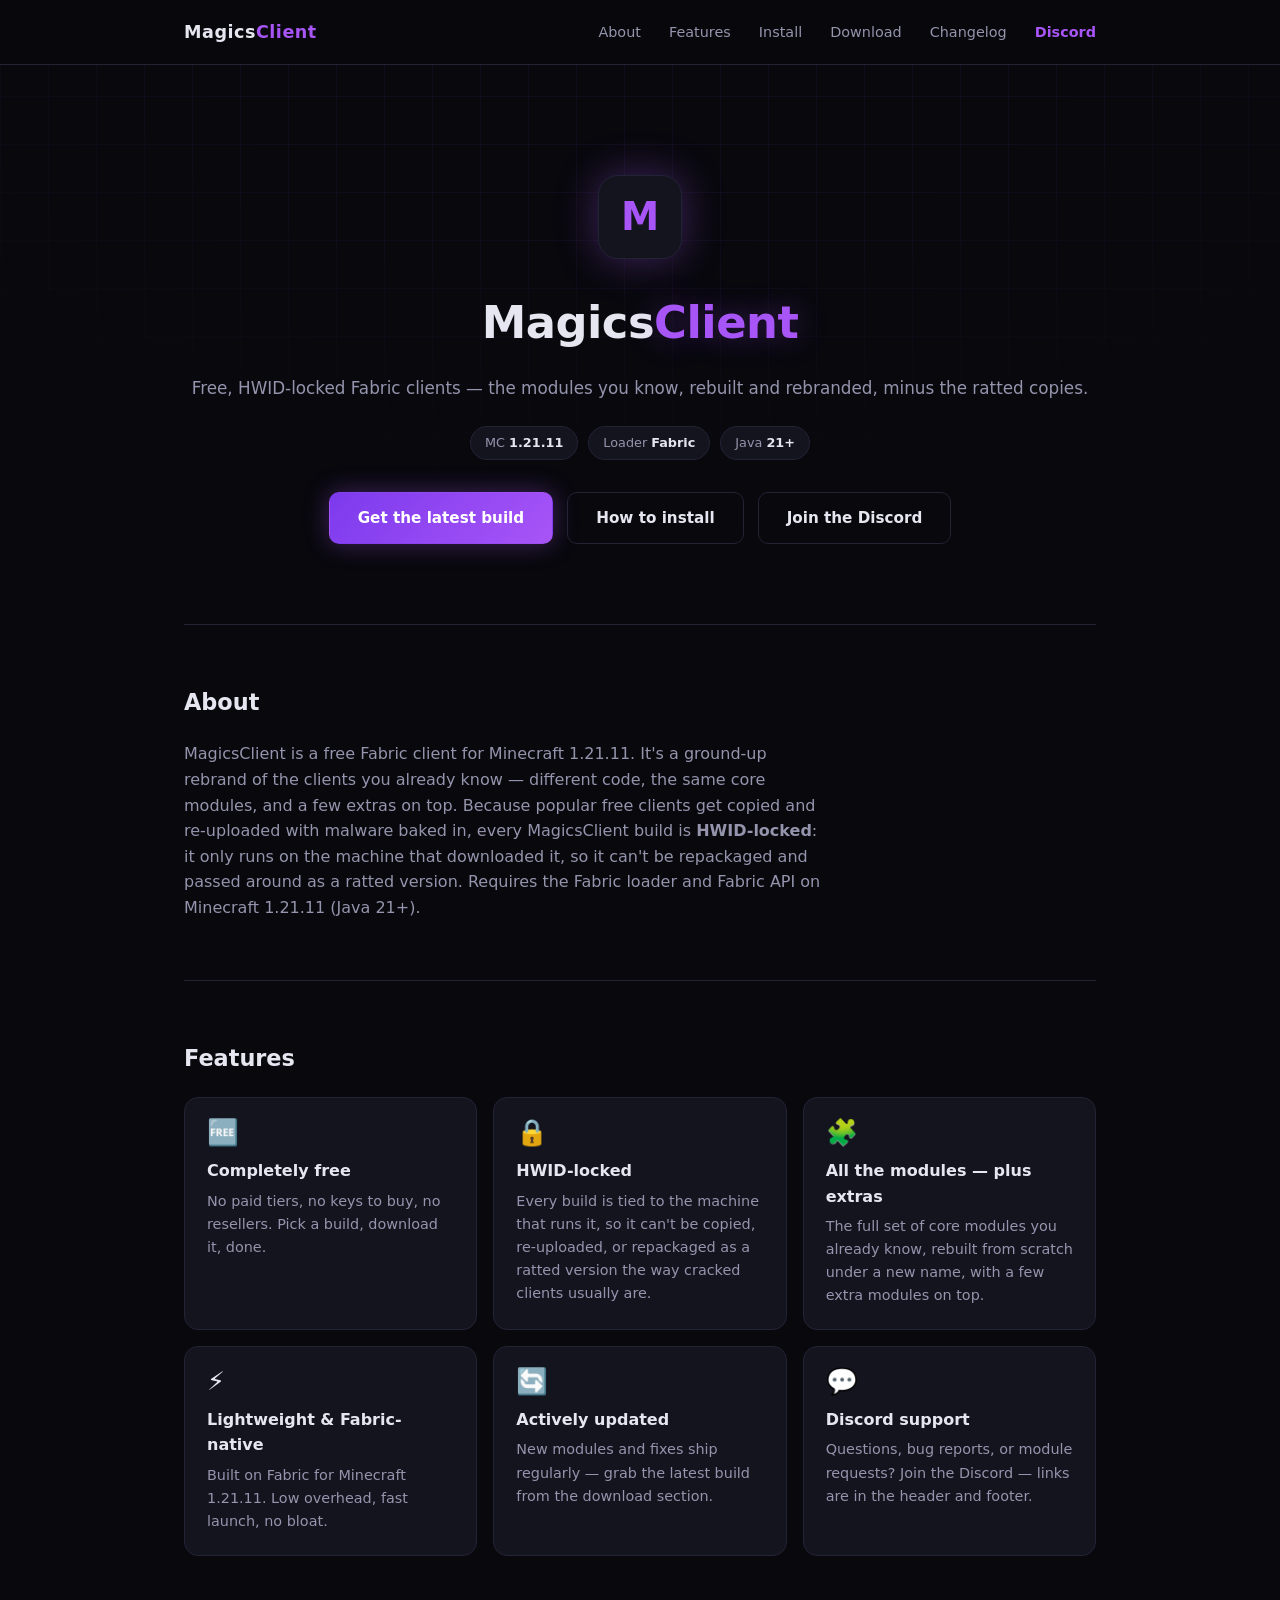
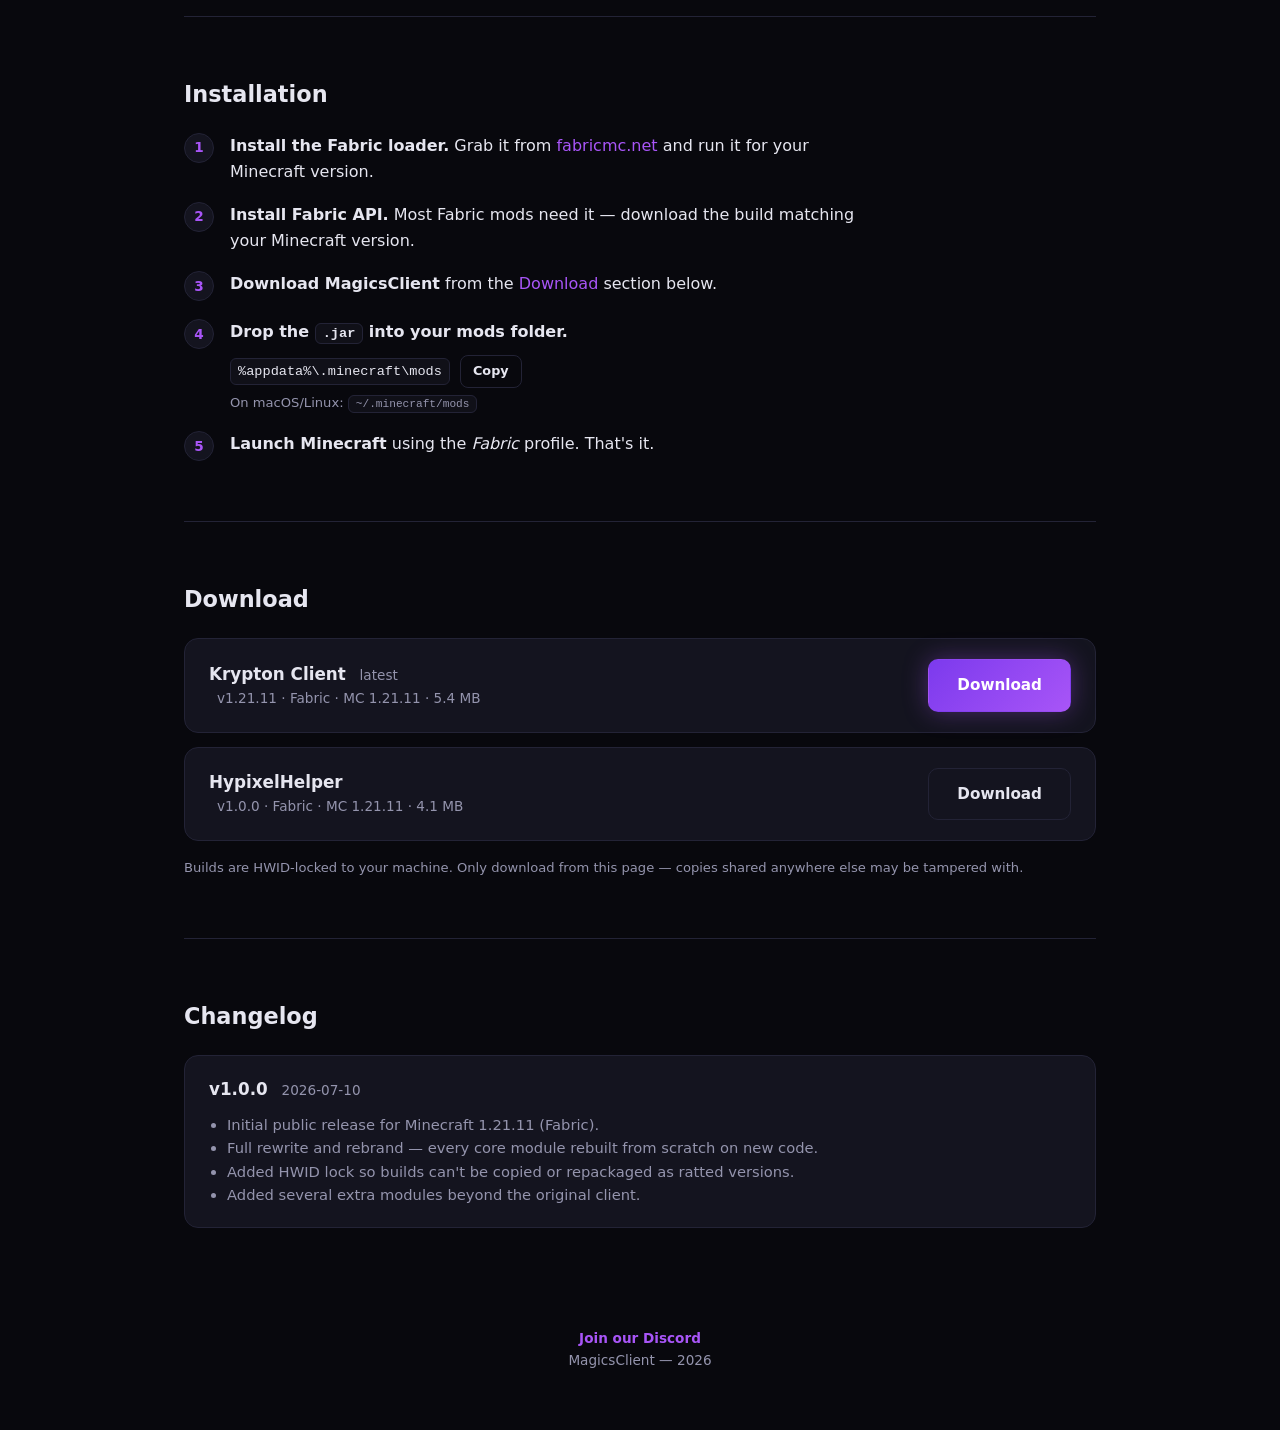
<file: index.html>
<!doctype html>
<html lang="en">
<head>
  <meta charset="UTF-8" />
  <meta name="viewport" content="width=device-width, initial-scale=1.0" />
  <title>MagicsClient — Fabric Client Mod</title>
  <meta name="description" content="MagicsClient — free, HWID-locked Fabric clients for Minecraft 1.21.11. The modules you know, rebuilt and rebranded. Download the latest build." />
  <meta name="theme-color" content="#0a0a12" />
  <meta name="referrer" content="no-referrer" />

  <!-- Link previews (Discord, etc.). Update og:url to your real domain. -->
  <meta property="og:type" content="website" />
  <meta property="og:title" content="MagicsClient — Fabric Client Mod" />
  <meta property="og:description" content="Free, HWID-locked Fabric clients for Minecraft 1.21.11 — the modules you know, rebuilt and rebranded. Download the latest build." />
  <meta property="og:url" content="https://maigcsclient.shop/" />
  <meta property="og:site_name" content="MagicsClient" />
  <meta name="twitter:card" content="summary" />
  <meta name="twitter:title" content="MagicsClient — Fabric Client Mod" />
  <meta name="twitter:description" content="Free, HWID-locked Fabric clients for Minecraft 1.21.11 — the modules you know, rebuilt and rebranded. Download the latest build." />

  <link rel="icon" href="data:image/svg+xml,%3Csvg xmlns='http://www.w3.org/2000/svg' viewBox='0 0 100 100'%3E%3Crect width='100' height='100' rx='20' fill='%230a0a12'/%3E%3Ctext x='50' y='68' font-size='60' text-anchor='middle' fill='%23a855f7' font-family='monospace'%3EM%3C/text%3E%3C/svg%3E" />
  <link rel="stylesheet" href="css/style.css" />
</head>
<body>
  <div class="bg-grid" aria-hidden="true"></div>

  <header class="site-header">
    <nav class="nav">
      <a href="#top" class="logo">Magics<span>Client</span></a>
      <div class="nav-links">
        <a href="#about">About</a>
        <a href="#features">Features</a>
        <a href="#install">Install</a>
        <a href="#download">Download</a>
        <a href="#changelog">Changelog</a>
        <a href="https://discord.gg/4dfkU4vaEE" class="discord" rel="noopener noreferrer nofollow">Discord</a>
      </div>
    </nav>
  </header>

  <main id="top">
    <section class="hero reveal">
      <div class="hero-logo" aria-hidden="true">M</div>
      <h1>Magics<span>Client</span></h1>
      <p class="tagline">Free, HWID-locked Fabric clients — the modules you know, rebuilt and rebranded, minus the ratted copies.</p>
      <div id="hero-badges" class="hero-badges" aria-label="Requirements">
        <!-- populated by js/main.js from REQUIREMENTS -->
      </div>
      <div class="hero-actions">
        <a href="#download" class="btn btn-primary">Get the latest build</a>
        <a href="#install" class="btn btn-secondary">How to install</a>
        <a href="https://discord.gg/4dfkU4vaEE" class="btn btn-secondary" rel="noopener noreferrer nofollow">Join the Discord</a>
      </div>
    </section>

    <section id="about" class="section reveal">
      <h2>About</h2>
      <p class="about-text">
        MagicsClient is a free Fabric client for Minecraft 1.21.11. It's a ground-up rebrand of
        the clients you already know — different code, the same core modules, and a few extras on
        top. Because popular free clients get copied and re-uploaded with malware baked in, every
        MagicsClient build is <strong>HWID-locked</strong>: it only runs on the machine that
        downloaded it, so it can't be repackaged and passed around as a ratted version. Requires the
        Fabric loader and Fabric API on Minecraft 1.21.11 (Java 21+).
      </p>
    </section>

    <section id="features" class="section reveal">
      <h2>Features</h2>
      <div id="feature-grid" class="feature-grid">
        <!-- populated by js/main.js from FEATURES -->
      </div>
    </section>

    <section id="install" class="section reveal">
      <h2>Installation</h2>
      <ol class="steps">
        <li>
          <span class="step-num">1</span>
          <div>
            <strong>Install the Fabric loader.</strong>
            Grab it from <a href="https://fabricmc.net/use/installer/" rel="noopener noreferrer nofollow">fabricmc.net</a>
            and run it for your Minecraft version.
          </div>
        </li>
        <li>
          <span class="step-num">2</span>
          <div>
            <strong>Install Fabric API.</strong>
            Most Fabric mods need it — download the build matching your Minecraft version.
          </div>
        </li>
        <li>
          <span class="step-num">3</span>
          <div>
            <strong>Download MagicsClient</strong> from the
            <a href="#download">Download</a> section below.
          </div>
        </li>
        <li>
          <span class="step-num">4</span>
          <div>
            <strong>Drop the <code>.jar</code> into your mods folder.</strong>
            <div class="path-row">
              <code id="mods-path">%appdata%\.minecraft\mods</code>
              <button type="button" class="copy-btn" data-copy="#mods-path" aria-label="Copy mods folder path">Copy</button>
            </div>
            <span class="hint">On macOS/Linux: <code>~/.minecraft/mods</code></span>
          </div>
        </li>
        <li>
          <span class="step-num">5</span>
          <div>
            <strong>Launch Minecraft</strong> using the <em>Fabric</em> profile. That's it.
          </div>
        </li>
      </ol>
    </section>

    <section id="download" class="section reveal">
      <h2>Download</h2>
      <div id="download-list" class="card-list">
        <!-- populated by js/main.js from js/downloads.js -->
      </div>
      <p class="download-note">Builds are HWID-locked to your machine. Only download from this page — copies shared anywhere else may be tampered with.</p>
    </section>

    <section id="changelog" class="section reveal">
      <h2>Changelog</h2>
      <div id="changelog-list" class="card-list changelog-list">
        <!-- populated by js/main.js from js/downloads.js -->
      </div>
    </section>
  </main>

  <footer class="site-footer">
    <p><a href="https://discord.gg/4dfkU4vaEE" class="discord" rel="noopener noreferrer nofollow">Join our Discord</a></p>
    <p>MagicsClient — <span id="year"></span></p>
  </footer>

  <script src="js/downloads.js"></script>
  <script src="js/main.js"></script>
</body>
</html>
</file>
<file: css/style.css>
:root {
  --bg: #08080d;
  --bg-alt: #101018;
  --card: #14141f;
  --border: #232336;
  --text: #e6e6f0;
  --text-dim: #9494ad;
  --purple: #a855f7;
  --purple-dim: #7c3aed;
  --purple-glow: rgba(168, 85, 247, 0.35);
}

* {
  box-sizing: border-box;
  margin: 0;
  padding: 0;
}

html {
  scroll-behavior: smooth;
}

body {
  background: var(--bg);
  color: var(--text);
  font-family: -apple-system, "Segoe UI", system-ui, Roboto, sans-serif;
  line-height: 1.6;
  min-height: 100vh;
  position: relative;
  overflow-x: hidden;
}

.bg-grid {
  position: fixed;
  inset: 0;
  z-index: -1;
  background-image:
    linear-gradient(rgba(168, 85, 247, 0.06) 1px, transparent 1px),
    linear-gradient(90deg, rgba(168, 85, 247, 0.06) 1px, transparent 1px);
  background-size: 48px 48px;
  mask-image: radial-gradient(ellipse 80% 60% at 50% 0%, #000 40%, transparent 100%);
}

a {
  color: inherit;
  text-decoration: none;
}

.site-header {
  position: sticky;
  top: 0;
  z-index: 10;
  backdrop-filter: blur(10px);
  background: rgba(8, 8, 13, 0.75);
  border-bottom: 1px solid var(--border);
}

.nav {
  max-width: 960px;
  margin: 0 auto;
  padding: 18px 24px;
  display: flex;
  align-items: center;
  justify-content: space-between;
}

.logo {
  font-weight: 700;
  font-size: 1.1rem;
  letter-spacing: 0.5px;
}

.logo span {
  color: var(--purple);
}

.nav-links {
  display: flex;
  gap: 28px;
  font-size: 0.9rem;
  color: var(--text-dim);
}

.nav-links a:hover {
  color: var(--text);
}

.nav-links a.discord {
  color: var(--purple);
  font-weight: 600;
}

.nav-links a.discord:hover {
  text-shadow: 0 0 18px var(--purple-glow);
}

.site-footer a.discord {
  color: var(--purple);
  font-weight: 600;
}

.site-footer a.discord:hover {
  text-decoration: underline;
}

main {
  max-width: 960px;
  margin: 0 auto;
  padding: 0 24px;
}

.hero {
  text-align: center;
  padding: 110px 0 80px;
}

.hero-logo {
  width: 84px;
  height: 84px;
  margin: 0 auto 28px;
  border-radius: 20px;
  display: flex;
  align-items: center;
  justify-content: center;
  font-size: 2.4rem;
  font-weight: 800;
  color: var(--purple);
  background: var(--card);
  border: 1px solid var(--border);
  box-shadow: 0 0 40px var(--purple-glow);
}

.hero h1 {
  font-size: 2.8rem;
  font-weight: 800;
  letter-spacing: -0.5px;
}

.hero h1 span {
  color: var(--purple);
  text-shadow: 0 0 30px var(--purple-glow);
}

.tagline {
  color: var(--text-dim);
  margin: 16px 0 24px;
  font-size: 1.05rem;
}

.hero-badges {
  display: flex;
  flex-wrap: wrap;
  gap: 10px;
  justify-content: center;
  margin: 0 0 32px;
}

.badge {
  font-size: 0.8rem;
  color: var(--text-dim);
  background: var(--card);
  border: 1px solid var(--border);
  padding: 6px 14px;
  border-radius: 999px;
  white-space: nowrap;
}

.badge b {
  color: var(--text);
  font-weight: 600;
}

.hero-actions {
  display: flex;
  gap: 14px;
  justify-content: center;
  flex-wrap: wrap;
}

.btn {
  display: inline-block;
  padding: 13px 28px;
  border-radius: 10px;
  font-weight: 600;
  font-size: 0.95rem;
  border: 1px solid transparent;
  transition: transform 0.15s ease, box-shadow 0.15s ease;
}

.btn-primary {
  background: linear-gradient(135deg, var(--purple-dim), var(--purple));
  color: #fff;
  box-shadow: 0 0 24px var(--purple-glow);
}

.btn-primary:hover {
  transform: translateY(-2px);
  box-shadow: 0 0 36px var(--purple-glow);
}

.btn-secondary {
  background: transparent;
  border-color: var(--border);
  color: var(--text);
}

.btn-secondary:hover {
  border-color: var(--purple);
}

.section {
  padding: 60px 0;
  border-top: 1px solid var(--border);
}

.section h2 {
  font-size: 1.4rem;
  margin-bottom: 20px;
  font-weight: 700;
}

.about-text {
  color: var(--text-dim);
  max-width: 640px;
}

.card-list {
  display: flex;
  flex-direction: column;
  gap: 14px;
}

.card {
  background: var(--card);
  border: 1px solid var(--border);
  border-radius: 14px;
  padding: 20px 24px;
  display: flex;
  align-items: center;
  justify-content: space-between;
  gap: 16px;
  transition: border-color 0.15s ease;
}

.card:hover {
  border-color: var(--purple-dim);
}

.card-info h3 {
  font-size: 1.05rem;
  font-weight: 700;
}

.meta {
  color: var(--text-dim);
  font-size: 0.85rem;
  font-weight: 400;
  margin-left: 8px;
}

.changelog-entry {
  align-items: flex-start;
  flex-direction: column;
}

.changelog-entry ul {
  margin: 10px 0 0 18px;
  color: var(--text-dim);
  font-size: 0.92rem;
}

.empty-state {
  color: var(--text-dim);
  font-style: italic;
  padding: 24px;
  text-align: center;
  border: 1px dashed var(--border);
  border-radius: 14px;
}

/* Features grid */
.feature-grid {
  display: grid;
  grid-template-columns: repeat(auto-fit, minmax(220px, 1fr));
  gap: 16px;
}

.feature {
  background: var(--card);
  border: 1px solid var(--border);
  border-radius: 14px;
  padding: 22px;
  transition: border-color 0.15s ease, transform 0.15s ease;
}

.feature:hover {
  border-color: var(--purple-dim);
  transform: translateY(-3px);
}

.feature-icon {
  font-size: 1.6rem;
  line-height: 1;
  margin-bottom: 12px;
}

.feature h3 {
  font-size: 1rem;
  font-weight: 700;
  margin-bottom: 6px;
}

.feature p {
  color: var(--text-dim);
  font-size: 0.9rem;
}

/* Installation steps */
.steps {
  list-style: none;
  display: flex;
  flex-direction: column;
  gap: 18px;
  max-width: 680px;
}

.steps li {
  display: flex;
  gap: 16px;
  align-items: flex-start;
}

.step-num {
  flex-shrink: 0;
  width: 30px;
  height: 30px;
  border-radius: 50%;
  display: flex;
  align-items: center;
  justify-content: center;
  font-size: 0.85rem;
  font-weight: 700;
  color: var(--purple);
  background: var(--card);
  border: 1px solid var(--border);
}

.steps a {
  color: var(--purple);
}

.steps a:hover {
  text-decoration: underline;
}

.steps code,
.download-note code {
  background: var(--bg-alt);
  border: 1px solid var(--border);
  border-radius: 6px;
  padding: 2px 7px;
  font-size: 0.85em;
  font-family: ui-monospace, "Cascadia Code", Consolas, monospace;
}

.path-row {
  display: flex;
  align-items: center;
  gap: 10px;
  margin: 10px 0 4px;
  flex-wrap: wrap;
}

.copy-btn {
  cursor: pointer;
  font: inherit;
  font-size: 0.8rem;
  font-weight: 600;
  color: var(--text);
  background: transparent;
  border: 1px solid var(--border);
  border-radius: 8px;
  padding: 5px 12px;
  transition: border-color 0.15s ease, color 0.15s ease;
}

.copy-btn:hover {
  border-color: var(--purple);
  color: var(--purple);
}

.copy-btn.copied {
  border-color: var(--purple);
  color: var(--purple);
}

.hint {
  display: block;
  color: var(--text-dim);
  font-size: 0.82rem;
}

.download-note {
  color: var(--text-dim);
  font-size: 0.82rem;
  margin-top: 16px;
}

/* Scroll reveal.
   Content is visible by default; JS adds `.reveal-init` to hide it, so if JS
   fails (or is disabled) nothing is ever stuck invisible. */
.reveal.reveal-init {
  opacity: 0;
  transform: translateY(16px);
  transition: opacity 0.5s ease, transform 0.5s ease;
}

.reveal.reveal-init.visible {
  opacity: 1;
  transform: none;
}

@media (prefers-reduced-motion: reduce) {
  html {
    scroll-behavior: auto;
  }
  .reveal.reveal-init {
    opacity: 1;
    transform: none;
    transition: none;
  }
}

.site-footer {
  text-align: center;
  padding: 40px 24px 60px;
  color: var(--text-dim);
  font-size: 0.85rem;
}

@media (max-width: 640px) {
  .nav {
    flex-direction: column;
    gap: 12px;
  }
  .nav-links {
    gap: 18px;
    flex-wrap: wrap;
    justify-content: center;
  }
}

@media (max-width: 560px) {
  .hero h1 {
    font-size: 2.1rem;
  }
  .hero-actions {
    flex-direction: column;
  }
  .hero-actions .btn {
    width: 100%;
    text-align: center;
  }
  .card {
    flex-direction: column;
    align-items: flex-start;
  }
  .card .btn {
    width: 100%;
    text-align: center;
  }
}
</file>
